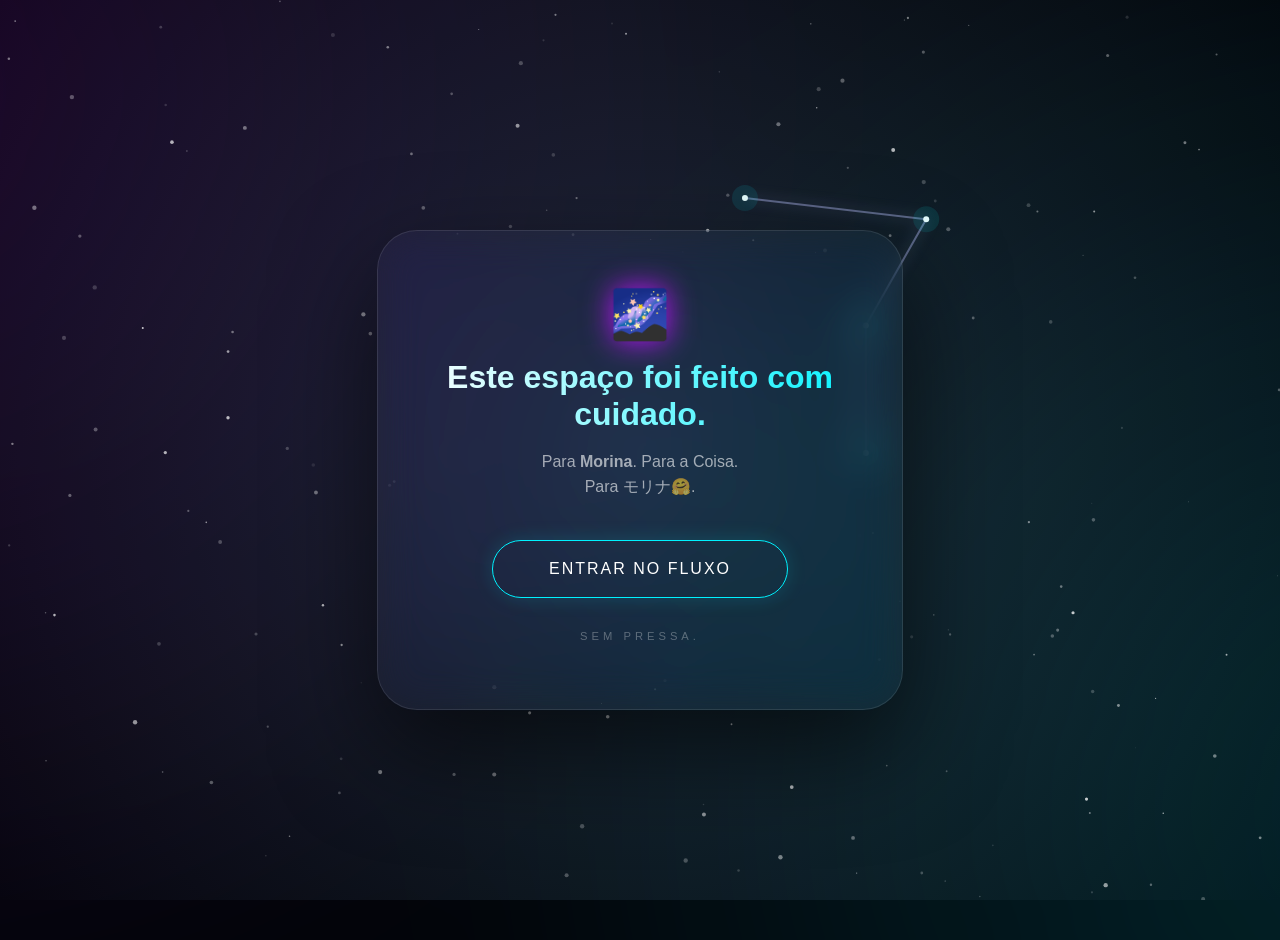
<file: index.html>
<!doctype html>
<html lang="pt">
<head>
  <meta charset="utf-8" />
  <meta name="viewport" content="width=device-width, initial-scale=1" />
  <title>Morina | Espaço Sideral</title>

  <!-- Fonte futurista (exemplo: Orbitron + fallback) -->
  <link rel="preconnect" href="https://fonts.googleapis.com">
  <link rel="preconnect" href="https://fonts.gstatic.com" crossorigin>
  <link href="https://fonts.googleapis.com/css2?family=Orbitron:wght@400;600;800&display=swap" rel="stylesheet">

  <link rel="stylesheet" href="assets/css/base.css" />
</head>

<body>
  <!-- Camadas de fundo -->
  <div id="stars-container" aria-hidden="true"></div>
  <div class="aurora" aria-hidden="true"></div>

  <main class="gate">
    <section class="gate__card">
      <p class="gate__eyebrow">🌌</p>
      <h1 class="gate__title">Este espaço foi feito com cuidado.</h1>
      <p class="gate__subtitle">Para <strong>Morina</strong>. Para a Coisa. <br>Para モリナ🤗.</p>

      <a class="btn btn--primary" href="flow.html" aria-label="Entrar no fluxo">ENTRAR NO FLUXO</a>
      <p class="gate__hint">Sem pressa.</p>
    </section>
  </main>

  <script src="assets/js/sky.js" defer></script>
</body>
</html>
</file>
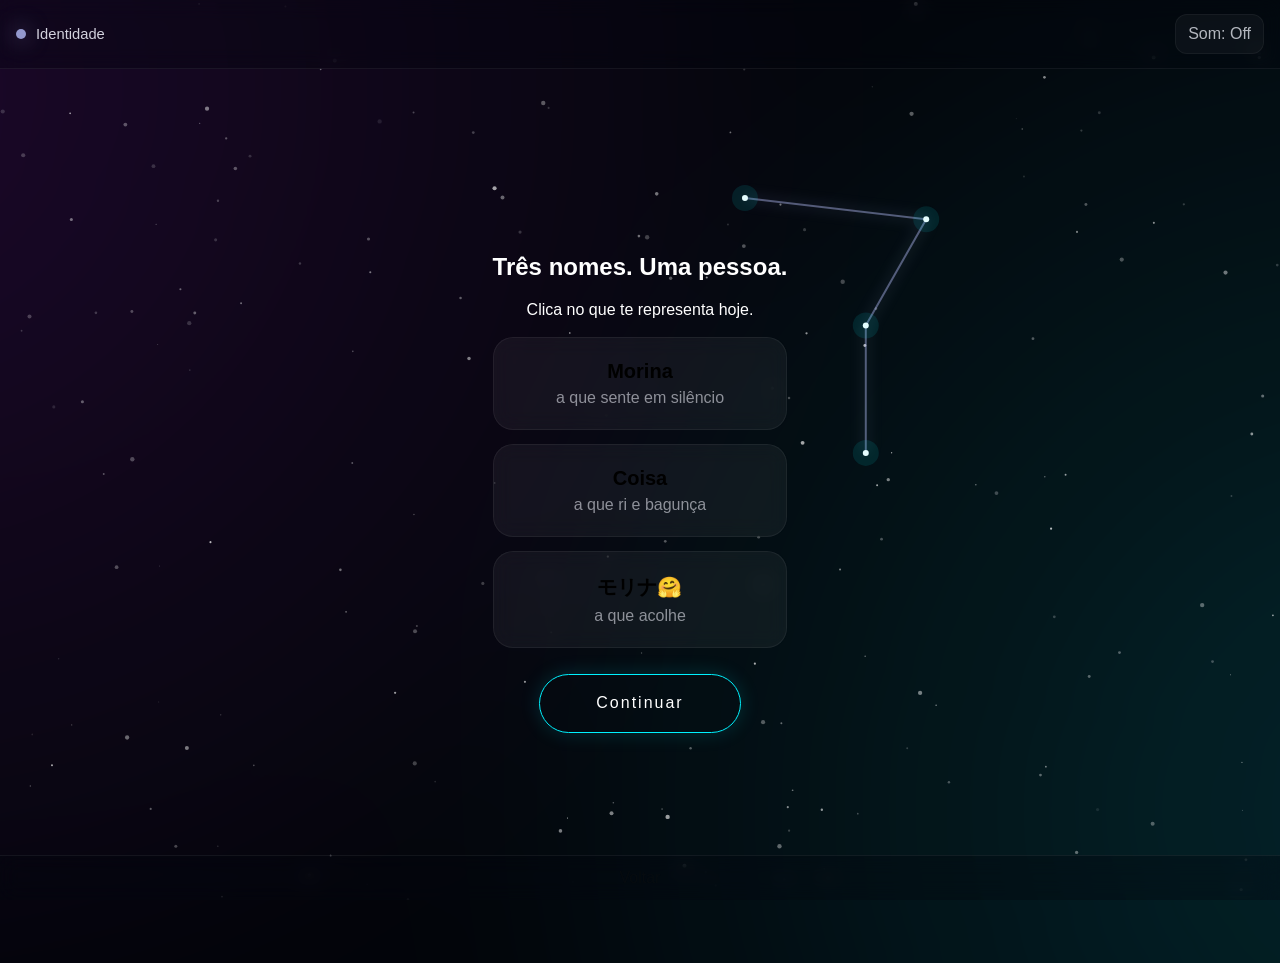
<file: flow.html>
<!doctype html>
<html lang="pt">
<head>
  <meta charset="utf-8" />
  <meta name="viewport" content="width=device-width, initial-scale=1" />
  <title>Morina</title>

  <link rel="stylesheet" href="assets/css/reset.css" />
  <link rel="stylesheet" href="assets/css/base.css" />
  <link rel="stylesheet" href="assets/css/flow.css" />
</head>

<body class="page page--flow">
  <canvas id="sky" aria-hidden="true"></canvas>
  <div class="aurora" aria-hidden="true"></div>

  <!-- Barra discreta -->
  <header class="topbar" aria-label="Progresso">
    <div class="topbar__left">
      <span class="topbar__dot" aria-hidden="true"></span>
      <span class="topbar__label" id="progressLabel">Começo</span>
    </div>

    <button class="topbar__sound" type="button" id="soundToggle" aria-pressed="false">
      Som: Off
    </button>
  </header>

  <main class="flow" role="main" aria-label="Percurso">
    <section class="screens" id="screens">

      <!-- TELA 1 -->
      <section class="screen screen--identity is-active" data-screen="1" aria-label="Identidade">
        <div class="screen__content">
          <h2 class="screen__title">Três nomes. Uma pessoa.</h2>
          <p class="screen__subtitle">Clica no que te representa hoje.</p>

          <div class="cards cards--triple" role="list">
            <button class="card" type="button" data-pick="morina" role="listitem">
              <h3 class="card__title">Morina</h3>
              <p class="card__text">a que sente em silêncio</p>
            </button>

            <button class="card" type="button" data-pick="coisa" role="listitem">
              <h3 class="card__title">Coisa</h3>
              <p class="card__text">a que ri e bagunça</p>
            </button>

            <button class="card" type="button" data-pick="jp" role="listitem">
              <h3 class="card__title">モリナ🤗</h3>
              <p class="card__text">a que acolhe</p>
            </button>
          </div>

          <div class="screen__actions">
            <button class="btn btn--primary" type="button" data-next>Continuar</button>
          </div>
        </div>
      </section>

      <!-- TELA 2 -->
      <section class="screen screen--quiz" data-screen="2" aria-label="Perguntas sobre ti">
        <div class="screen__content">
          <h2 class="screen__title">Sobre ti. Do teu jeito.</h2>
          <p class="screen__subtitle">Sem responder bonito. Só escolhe verdadeiro.</p>

          <form class="quiz" id="quizForm">
            <fieldset class="quiz__q" data-q="1">
              <legend class="quiz__legend">Quando tu estás bem de verdade, tu ficas mais…</legend>
              <div class="quiz__choices">
                <button class="choice" type="button" data-answer="calma">Calma</button>
                <button class="choice" type="button" data-answer="leve">Leve</button>
                <button class="choice" type="button" data-answer="risonha">Risonha</button>
              </div>
            </fieldset>

            <fieldset class="quiz__q" data-q="2" hidden>
              <legend class="quiz__legend">O que tu preferes quando estás cansada?</legend>
              <div class="quiz__choices">
                <button class="choice" type="button" data-answer="silencio">Silêncio</button>
                <button class="choice" type="button" data-answer="companhia">Companhia</button>
                <button class="choice" type="button" data-answer="distancia">Distância só um pouco</button>
              </div>
            </fieldset>

            <fieldset class="quiz__q" data-q="3" hidden>
              <legend class="quiz__legend">O que mais te descreve?</legend>
              <div class="quiz__choices">
                <button class="choice" type="button" data-answer="cuidado">Cuidado</button>
                <button class="choice" type="button" data-answer="coragem">Coragem</button>
                <button class="choice" type="button" data-answer="fe">Fé</button>
              </div>
            </fieldset>

            <fieldset class="quiz__q" data-q="4" hidden>
              <legend class="quiz__legend">Quando alguém te magoa, tu…</legend>
              <div class="quiz__choices">
                <button class="choice" type="button" data-answer="fica_quieta">Ficas quieta</button>
                <button class="choice" type="button" data-answer="perdoa">Perdoas, mas lembras</button>
                <button class="choice" type="button" data-answer="corta">Cortas aos poucos</button>
              </div>
            </fieldset>

            <fieldset class="quiz__q" data-q="5" hidden>
              <legend class="quiz__legend">O que te faz sentir amada?</legend>
              <div class="quiz__choices">
                <button class="choice" type="button" data-answer="palavras">Palavras certas</button>
                <button class="choice" type="button" data-answer="presenca">Presença</button>
                <button class="choice" type="button" data-answer="cuidado_simples">Cuidado simples</button>
              </div>
            </fieldset>

            <fieldset class="quiz__q" data-q="6" hidden>
              <legend class="quiz__legend">E o “7”… quando tu vês esse número invertido, sentes…</legend>
              <div class="quiz__choices">
                <button class="choice" type="button" data-answer="paz">Paz</button>
                <button class="choice" type="button" data-answer="sinal">Sinal</button>
                <button class="choice" type="button" data-answer="memoria">Uma memória boa</button>
              </div>
            </fieldset>

            <div class="screen__actions">
              <button class="btn btn--primary" type="button" disabled id="quizNext">
                Avançar
              </button>
            </div>
          </form>
        </div>
      </section>

      <!-- TELA 3 -->
      <section class="screen screen--mist" data-screen="3" aria-label="O que pensam">
        <div class="screen__content">
          <h2 class="screen__title">O que pensam de ti…</h2>

          <div class="mist" aria-live="polite">
            <p class="mist__line">“Que és só brincadeira.”</p>
            <p class="mist__line">“Que estás sempre bem.”</p>
            <p class="mist__line">“Que rir demais é falta de cabeça.”</p>
          </div>

          <div class="screen__actions">
            <button class="btn btn--ghost" type="button" data-next>Continuar</button>
          </div>
        </div>
      </section>

      <!-- TELA 4 -->
      <section class="screen screen--light" data-screen="4" aria-label="O que és">
        <div class="screen__content">
          <h2 class="screen__title">O que és, de verdade.</h2>

          <div class="truth">
            <p class="truth__line">Tu ris, mas sentes.</p>
            <p class="truth__line">Ajudas mesmo cansada.</p>
            <p class="truth__line">Escolhes leveza porque já sentiste peso.</p>
            <p class="truth__line">Pediste pouco: honestidade e cuidado.</p>
          </div>

          <div class="screen__actions">
            <button class="btn btn--primary" type="button" data-next>Avançar</button>
          </div>
        </div>
      </section>

      <!-- TELA 4B (extra, diferente) -->
      <section class="screen screen--morina" data-screen="4b" aria-label="Morina">
        <div class="screen__content">
          <h2 class="screen__title">Morina não é só riso.</h2>

          <div class="morinaBlock">
            <p class="morinaBlock__line">Ela ri porque sente.</p>
            <p class="morinaBlock__line">Ajuda porque se importa.</p>
            <p class="morinaBlock__line">E às vezes… só queria ser cuidada também.</p>
          </div>

          <div class="screen__actions">
            <button class="btn btn--primary" type="button" data-next>Continuar</button>
          </div>
        </div>
      </section>

      <!-- TELA 5 -->
      <section class="screen screen--soft" data-screen="5" aria-label="Últimas respostas">
        <div class="screen__content">
          <h2 class="screen__title">Só mais um bocadinho.</h2>
          <p class="screen__subtitle">Se quiseres, responde. Se não, segue.</p>

          <form class="mini" id="miniForm">
            <label class="mini__field">
              <span class="mini__label">O que te faz sentir segura?</span>
              <input class="mini__input" type="text" name="segura" placeholder="(curto, do teu jeito)" />
            </label>

            <label class="mini__field">
              <span class="mini__label">O silêncio confortável existe pra ti?</span>
              <input class="mini__input" type="text" name="silencio" placeholder="sim, não, às vezes..." />
            </label>

            <div class="screen__actions screen__actions--split">
              <button class="btn btn--ghost" type="button" data-skip>Pular</button>
              <button class="btn btn--primary" type="button" data-next>Continuar</button>
            </div>
          </form>
        </div>
      </section>

      <!-- TELA 6 -->
      <section class="screen screen--gift" data-screen="6" aria-label="Presente final">
        <div class="screen__content">
          <h2 class="screen__title">Chegaste.</h2>
          <p class="screen__subtitle">Agora é só abrir.</p>

          <div class="giftZone" id="giftZone">
            <button class="gift gift--runner" type="button" id="openGift">
              🎁 Abrir presente
            </button>
            <p class="giftHint" id="giftHint">tenta apanhar 😼</p>
          </div>

          <article class="letter" id="letter" hidden aria-label="Carta">
            <h3 class="letter__title">Para Morina</h3>

            <p class="letter__p">
              Hoje eu só queria que tu soubesses uma coisa: eu vejo-te.
            </p>

            <p class="letter__p">
              Tu ris, tu ajudas, tu segues… e mesmo assim, continuas a ser real.
              Honestidade e cuidado. Foi isso que tu pediste ao mundo, mesmo sem dizer muito.
            </p>

            <!-- Versículo -->
            <blockquote class="verse" id="verse" aria-label="Versículo">
              “O Senhor é o meu pastor; nada me faltará.”<br>
              <small>Salmos 23:1</small>
            </blockquote>

            <p class="letter__p letter__p--end">
              Hoje é teu aniversário. Mas ser tu já é raro todos os dias.
            </p>

            <p class="letter__sig">🤍</p>

            <!-- Resgatar presente -->
            <div class="letter__actions" hidden id="redeemWrap">
              <a class="btn btn--primary" id="redeemGift" href="#">
                Resgatar presente
              </a>
            </div>
          </article>
        </div>
      </section>

    </section>
  </main>

  <footer class="footer" aria-label="Navegação">
    <button class="btn btn--ghost" type="button" id="backBtn">Voltar</button>
  </footer>

  <!-- 🎵 Música de fundo (toca via clique no botão Som) -->
  <audio id="bgMusic" loop preload="auto">
    <source src="assets/audio/morina.opus" type="audio/mpeg" />
  </audio>

  <script src="assets/js/state.js" defer></script>
  <script src="assets/js/flow.js" defer></script>
  <script src="assets/js/effects.js" defer></script>
  <script src="assets/js/sky.js" defer></script>
</body>
</html>
</file>
<file: assets/css/base.css>
:root {
  --primary: #bc13fe;
  --secondary: #00f2ff;
  --bg: #03050a;
  --glass: rgba(255, 255, 255, 0.03);
  --border: rgba(255, 255, 255, 0.1);
}

html, body {
  margin: 0;
  padding: 0;
  height: 100%;
  background: var(--bg);
  color: white;
  font-family: 'Space Grotesk', sans-serif;
  overflow: hidden;
}

/* Camadas de fundo: estrelas (0), aurora (1), conteúdo (2+) */
#stars-container {
  position: fixed;
  inset: 0;
  width: 100%;
  height: 100%;
  background: radial-gradient(circle at center, #1b2735 0%, #03050a 100%);
  z-index: 0;
  pointer-events: none;
}

/* Se tiveres stars divs antigas, mantém sem quebrar */
.star {
  position: absolute;
  background: white;
  border-radius: 50%;
  opacity: 0.6;
  animation: moveStar linear infinite;
}

@keyframes moveStar {
  from { transform: translateY(100vh); }
  to { transform: translateY(-10vh); }
}

/* Aurora por cima das estrelas, mas abaixo do conteúdo */
.aurora {
  position: fixed;
  inset: -50%;
  z-index: 1;
  pointer-events: none;

  background:
    radial-gradient(circle at 20% 30%, rgba(188, 19, 254, 0.15), transparent 40%),
    radial-gradient(circle at 80% 70%, rgba(0, 242, 255, 0.15), transparent 40%);
  filter: blur(80px);
  animation: rotateAurora 20s linear infinite;

  /* ajuda a aurora não "matar" as estrelas */
  opacity: 0.9;
  mix-blend-mode: screen;
}

@keyframes rotateAurora {
  from { transform: rotate(0deg); }
  to { transform: rotate(360deg); }
}

/* Wrapper principal do conteúdo */
.gate {
  position: relative;
  z-index: 2;
  min-height: 100vh;

  display: flex;
  align-items: center;
  justify-content: center;

  /* espaço para não colar em telas pequenas */
  padding: 1.25rem;
}

/* Cartão Morina */
.gate__card {
  background: var(--glass);
  backdrop-filter: blur(20px) saturate(160%);
  -webkit-backdrop-filter: blur(20px) saturate(160%);
  border: 1px solid var(--border);
  border-radius: 40px;
  padding: 3.5rem 2rem;
  text-align: center;
  max-width: 460px;
  width: min(460px, 92vw);
  box-shadow: 0 40px 100px rgba(0,0,0,0.6);
  animation: fadeInUp 1.2s ease-out;
}

@keyframes fadeInUp {
  from { opacity: 0; transform: translateY(30px); }
  to { opacity: 1; transform: translateY(0); }
}

.gate__eyebrow {
  font-size: 3rem;
  margin: 0 0 1rem;
  filter: drop-shadow(0 0 15px var(--primary));
}

.gate__title {
  font-size: 2rem;
  font-weight: 700;
  margin: 0 0 1rem;

  background: linear-gradient(to right, #fff, var(--secondary));
  -webkit-background-clip: text;
  background-clip: text;
  -webkit-text-fill-color: transparent;
}

.gate__subtitle {
  color: rgba(255,255,255,0.6);
  font-weight: 300;
  line-height: 1.6;
  margin: 0 0 2.5rem;
}

/* Botão de Fluxo */
.btn--primary {
  display: inline-block;
  padding: 1.2rem 3.5rem;
  background: transparent;
  color: white;
  text-decoration: none;
  border: 1px solid var(--secondary);
  border-radius: 100px;
  font-weight: 500;
  letter-spacing: 2px;
  transition: all 0.4s cubic-bezier(0.175, 0.885, 0.32, 1.275);
  box-shadow: 0 0 20px rgba(0, 242, 255, 0.15);
}

.btn--primary:hover {
  background: var(--secondary);
  color: #000;
  box-shadow: 0 0 40px rgba(0, 242, 255, 0.5);
  transform: scale(1.05);
}

.gate__hint {
  margin-top: 2rem;
  font-size: 0.7rem;
  opacity: 0.3;
  text-transform: uppercase;
  letter-spacing: 4px;
}

/* ===== MOBILE FIXES (não quebra desktop) ===== */

/* Nunca deixa o site "trancar" scroll globalmente */
html, body {
  overflow-x: hidden;
}

/* Só a página inicial pode ser "centrada". Flow precisa de scroll normal */
.page--flow {
  min-height: 100svh; /* melhor que 100vh no mobile */
}

.page--flow body,
body.page--flow {
  display: block;
  align-items: unset;
  justify-content: unset;
  overflow-y: auto; /* deixa rolar */
  -webkit-overflow-scrolling: touch;
}

/* Safe-area (iPhone com notch) */
:root{
  --safe-top: env(safe-area-inset-top, 0px);
  --safe-bottom: env(safe-area-inset-bottom, 0px);
}
</file>
<file: assets/css/flow.css>
.page{ min-height:100vh; }

/* Camadas: canvas (0), aurora (1), UI (5+ já está na topbar) */
#sky{
  position: fixed;
  inset: 0;
  width: 100vw;
  height: 100vh;
  z-index: 0;
  pointer-events: none;
}

.aurora{
  position: fixed;
  inset: -50%;
  z-index: 1;
  pointer-events: none;

  /* se já tens aurora no base.css, isto só garante que não apaga o céu */
  opacity: 0.9;
  mix-blend-mode: screen;
}

.flow{
  position: relative;
  z-index: 2;
  padding: 44px 18px 110px;
}

/* Topbar */
.topbar{
  position: sticky;
  top: 0;
  z-index: 5;
  display:flex;
  align-items:center;
  justify-content:space-between;
  padding: 14px 16px;
  background: rgba(5,7,16,0.35);
  backdrop-filter: blur(10px);
  border-bottom: 1px solid rgba(255,255,255,0.06);
}
.topbar__left{ display:flex; align-items:center; gap:10px; }
.topbar__dot{
  width:10px; height:10px; border-radius:50%;
  background: rgba(185,194,255,0.78);
  box-shadow: 0 0 22px rgba(185,194,255,0.55);
}
.topbar__label{ color: rgba(244,246,255,0.85); font-size: 0.92rem; }
.topbar__sound{
  color: rgba(244,246,255,0.72);
  padding: 10px 12px;
  border-radius: 12px;
  background: rgba(255,255,255,0.04);
  border: 1px solid rgba(255,255,255,0.05);
}

/* Screens */
.screen{
  display:none;
  min-height: calc(100vh - 160px);
  align-items:center;
  justify-content:center;
  text-align:center;
}

.screen.is-active{
  display:flex;
  animation: fadeIn 900ms ease;
}

@keyframes fadeIn{
  from{ opacity:0; transform: translateY(14px); }
  to{ opacity:1; transform: translateY(0); }
}

.screen__content{
  max-width: 560px;
  margin: 0 auto;
  padding: 0 6px;
}

.screen__actions{
  margin-top: 26px;
  display:flex;
  justify-content:center;
  gap: 12px;
}
.screen__actions--split{ justify-content: space-between; }

/* Cards */
.cards{ display:grid; gap: 14px; margin-top: 18px; }
.card{
  padding: 22px;
  border-radius: 20px;
  background: rgba(255,255,255,0.05);
  border: 1px solid rgba(255,255,255,0.06);
  backdrop-filter: blur(10px);
  transition: transform 300ms ease, background 300ms ease, box-shadow 300ms ease;
}
.card:hover{
  transform: translateY(-4px);
  background: rgba(255,255,255,0.08);
  box-shadow: 0 18px 50px rgba(0,0,0,0.25);
}
.card.is-picked{
  box-shadow: 0 0 0 2px rgba(185,194,255,0.25), 0 18px 55px rgba(185,194,255,0.12);
}
.card__title{ font-size: 1.25rem; margin: 0 0 6px; }
.card__text{ color: rgba(244,246,255,0.55); margin: 0; }

/* Quiz */
.quiz__q{ margin: 16px 0 8px; }
.quiz__legend{ color: rgba(244,246,255,0.78); margin-bottom: 12px; }
.quiz__choices{
  display:flex;
  flex-wrap:wrap;
  gap: 10px;
  justify-content:center;
}
.choice{
  padding: 14px 18px;
  border-radius: 14px;
  background: rgba(255,255,255,0.06);
  border: 1px solid rgba(255,255,255,0.06);
  color: rgba(244,246,255,0.85);
  transition: transform 220ms ease, background 220ms ease, box-shadow 220ms ease;
}
.choice:hover{ transform: translateY(-2px); background: rgba(255,255,255,0.10); }
.choice.is-chosen{ box-shadow: 0 0 0 2px rgba(185,194,255,0.25); }

/* novo: estado selecionado "fixo" */
.choice.is-picked{
  outline: 2px solid rgba(0, 242, 255, 0.55);
  box-shadow: 0 0 28px rgba(0, 242, 255, 0.12);
}

/* Mist */
.mist{
  margin-top: 18px;
  padding: 18px 14px;
  border-radius: 18px;
  background: rgba(255,255,255,0.03);
  border: 1px solid rgba(255,255,255,0.05);
}
.mist__line{
  margin: 16px 0;
  color: rgba(244,246,255,0.52);
  font-style: italic;
}

/* Truth */
.truth{
  margin-top: 18px;
  padding: 18px 16px;
  border-radius: 18px;
  background: rgba(185,194,255,0.06);
  border: 1px solid rgba(185,194,255,0.12);
}
.truth__line{ margin: 14px 0; font-size: 1.05rem; }

/* Tela Morina */
.screen--morina .morinaBlock{
  margin-top: 18px;
  padding: 22px 18px;
  border-radius: 22px;
  background: rgba(255,255,255,0.05);
  border: 1px solid rgba(255,255,255,0.06);
  backdrop-filter: blur(10px);
}
.morinaBlock__line{
  margin: 14px 0;
  color: rgba(244,246,255,0.80);
  font-size: 1.05rem;
}

/* Mini */
.mini__field{ display:block; text-align:left; margin: 14px 0; }
.mini__label{ display:block; color: rgba(244,246,255,0.78); margin-bottom: 8px; }
.mini__input{
  width:100%;
  padding: 14px 14px;
  border-radius: 14px;
  background: rgba(255,255,255,0.05);
  border: 1px solid rgba(255,255,255,0.06);
  color: rgba(244,246,255,0.92);
}

/* Presente + trolagem */
.giftZone{
  position: relative;
  height: 220px;
  margin-top: 22px;
  border-radius: 22px;
  background: rgba(255,255,255,0.04);
  border: 1px solid rgba(255,255,255,0.06);
  overflow: hidden;
  display:flex;
  align-items:center;
  justify-content:center;
}

.giftHint{
  position:absolute;
  bottom: 14px;
  left: 0;
  right: 0;
  margin: 0;
  color: rgba(244,246,255,0.55);
  font-size: 0.92rem;
}

.gift{
  padding: 18px 24px;
  border-radius: 999px;
  background: linear-gradient(135deg, #ffffff, #cfd5ff);
  color: #0b0e20;
  font-size: 1.1rem;
  font-weight: 700;
  box-shadow: 0 18px 40px rgba(0,0,0,0.20);
}

.gift--runner{
  position: absolute;
  transform: translate(-50%, -50%);
  left: 50%;
  top: 50%;
  transition: left 120ms ease, top 120ms ease, transform 120ms ease;
}

/* Carta */
.letter{
  margin-top: 28px;
  padding: 24px 18px;
  border-radius: 22px;
  background: rgba(255,255,255,0.06);
  border: 1px solid rgba(255,255,255,0.06);
  backdrop-filter: blur(10px);
  text-align:left;
}
.letter__title{ margin: 0 0 10px; }
.letter__p{ margin: 12px 0; color: rgba(244,246,255,0.78); line-height: 1.55; }
.letter__p--end{ color: rgba(244,246,255,0.95); font-weight: 700; }
.letter__sig{ margin-top: 10px; }

/* novo: Versículo + ações */
.verse{
  margin: 14px 0;
  padding: 14px 14px;
  border-radius: 18px;
  background: rgba(255,255,255,0.04);
  border: 1px solid rgba(255,255,255,0.08);
  color: rgba(244,246,255,0.88);
  line-height: 1.55;
}
.verse small{
  display:block;
  margin-top: 6px;
  opacity: 0.65;
  letter-spacing: 0.3px;
}

.letter__actions{
  margin-top: 16px;
  display:flex;
  justify-content:center;
}

/* Footer */
.footer{
  position: fixed;
  left: 0; right: 0; bottom: 0;
  z-index: 5;
  padding: 12px 14px;
  background: rgba(5,7,16,0.35);
  border-top: 1px solid rgba(255,255,255,0.06);
  backdrop-filter: blur(10px);
  display:flex;
  justify-content:center;
}


/* ===== Mobile viewport fixes ===== */

/* Usa unidade estável no mobile (Safari) */
.screen{
  min-height: calc(100svh - 160px);
}

/* Topbar e footer respeitam notch */
.topbar{
  padding-top: calc(14px + var(--safe-top));
}

.footer{
  padding-bottom: calc(12px + var(--safe-bottom));
}

/* Espaço extra no conteúdo pra não ficar atrás do footer fixo */
.flow{
  padding-bottom: calc(110px + var(--safe-bottom));
}

/* Botões no mobile: menos delay de toque */
button, a{
  -webkit-tap-highlight-color: transparent;
  touch-action: manipulation;
}
</file>
